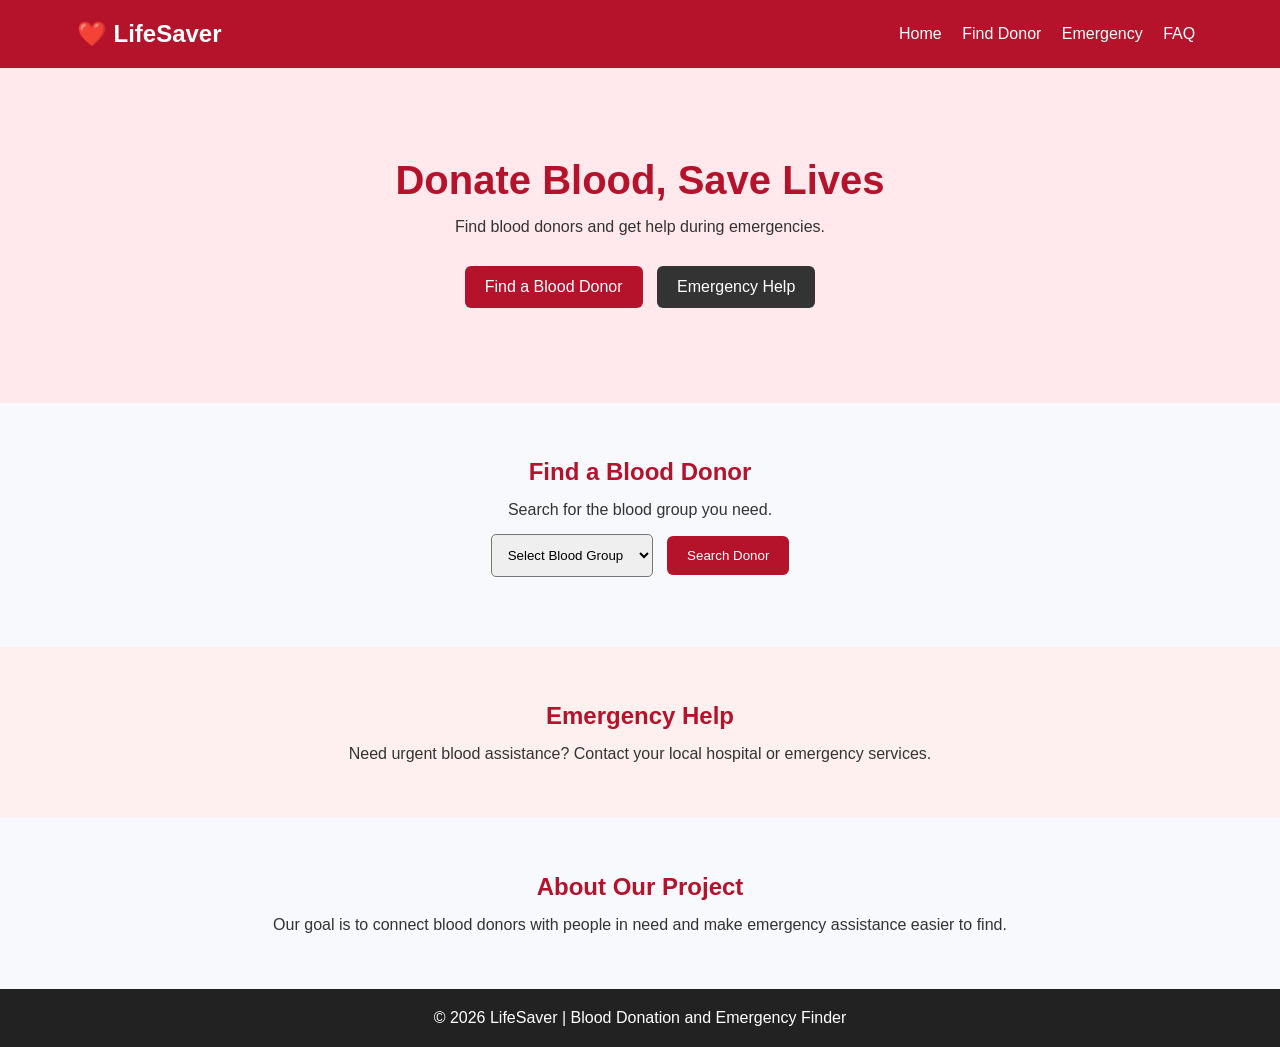
<file: Frontend/index.html>
<!DOCTYPE html>
<html lang="en">
<head>
    <meta charset="UTF-8">
    <meta name="viewport" content="width=device-width, initial-scale=1.0">
    <title>Blood Donation and Emergency Finder</title>
    <link rel="stylesheet" href="style.css">
</head>
<body>

    <header>
        <h2>❤️ LifeSaver</h2>
        <nav>
            <a href="index.html">Home</a>
            <a href="donors.html">Find Donor</a>
            <a href="emergency.html">Emergency</a>
            <a href="faq.html">FAQ</a>
        </nav>
    </header>

    <section class="hero">
        <h1>Donate Blood, Save Lives</h1>
        <p>Find blood donors and get help during emergencies.</p>
        <a class="btn" href="donors.html">Find a Blood Donor</a>
        <a class="btn emergency-btn" href="emergency.html">Emergency Help</a>
    </section>

    <section id="donors" class="section">
        <h2>Find a Blood Donor</h2>
        <p>Search for the blood group you need.</p>

        <select id="bloodGroup">
            <option value="">Select Blood Group</option>
            <option>A+</option>
            <option>A-</option>
            <option>B+</option>
            <option>B-</option>
            <option>AB+</option>
            <option>AB-</option>
            <option>O+</option>
            <option>O-</option>
        </select>

        <button onclick="searchDonor()">Search Donor</button>
        <p id="result"></p>
    </section>

    <section id="emergency" class="section emergency">
        <h2>Emergency Help</h2>
        <p>Need urgent blood assistance? Contact your local hospital
        or emergency services.</p>
    </section>

    <section id="about" class="section">
        <h2>About Our Project</h2>
        <p>Our goal is to connect blood donors with people in need
        and make emergency assistance easier to find.</p>
    </section>

    <footer>
        <p>© 2026 LifeSaver | Blood Donation and Emergency Finder</p>
    </footer>

    <script src="script.js"></script>
</body>
</html>
</file>
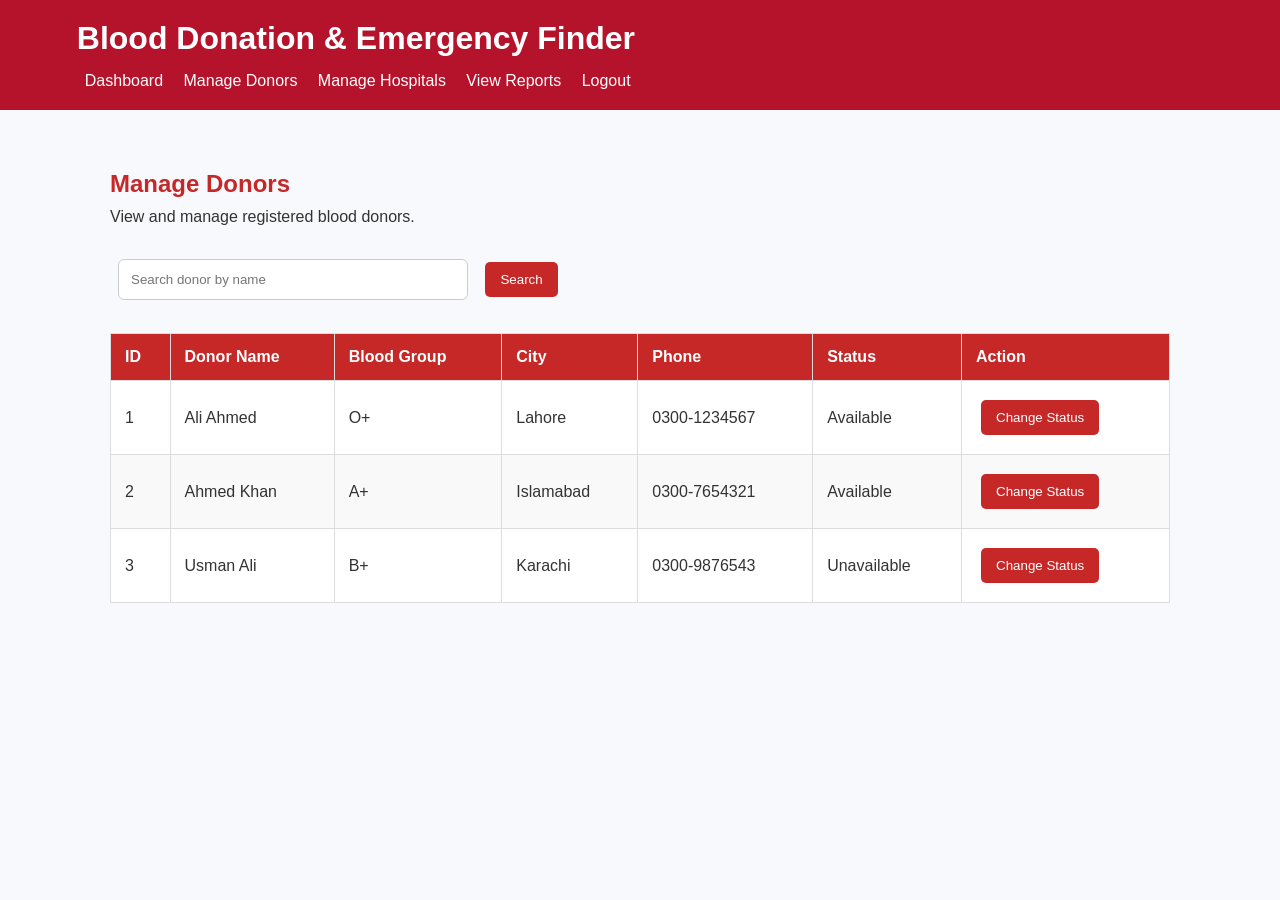
<file: Frontend/admin-donors.html>
<!DOCTYPE html>
<html lang="en">
<head>
    <meta charset="UTF-8">
    <meta name="viewport" content="width=device-width, initial-scale=1.0">
    <title>Manage Donors - Admin</title>
    <link rel="stylesheet" href="style.css">
</head>
<body>

    <header>
        <h1>Blood Donation & Emergency Finder</h1>

        <nav>
            <a href="admin.html">Dashboard</a>
            <a href="admin-donors.html">Manage Donors</a>
            <a href="admin-hospitals.html">Manage Hospitals</a>
            <a href="admin-reports.html">View Reports</a>
            <a href="login.html">Logout</a>
        </nav>
    </header>

    <section class="manage-donors-section">

        <h2>Manage Donors</h2>
        <p>View and manage registered blood donors.</p>

        <div class="donor-admin-search">
            <input type="text" id="donorSearch"
                   placeholder="Search donor by name">

            <button onclick="searchAdminDonors()">Search</button>
        </div>

        <div id="adminDonorMessage"></div>

        <div class="admin-table-container">

            <table class="admin-donor-table">

                <thead>
                    <tr>
                        <th>ID</th>
                        <th>Donor Name</th>
                        <th>Blood Group</th>
                        <th>City</th>
                        <th>Phone</th>
                        <th>Status</th>
                        <th>Action</th>
                    </tr>
                </thead>

                <tbody id="donorTableBody">

                    <tr>
                        <td>1</td>
                        <td>Ali Ahmed</td>
                        <td>O+</td>
                        <td>Lahore</td>
                        <td>0300-1234567</td>
                        <td>Available</td>
                        <td>
                            <button onclick="changeDonorStatus(this)">
                                Change Status
                            </button>
                        </td>
                    </tr>

                    <tr>
                        <td>2</td>
                        <td>Ahmed Khan</td>
                        <td>A+</td>
                        <td>Islamabad</td>
                        <td>0300-7654321</td>
                        <td>Available</td>
                        <td>
                            <button onclick="changeDonorStatus(this)">
                                Change Status
                            </button>
                        </td>
                    </tr>

                    <tr>
                        <td>3</td>
                        <td>Usman Ali</td>
                        <td>B+</td>
                        <td>Karachi</td>
                        <td>0300-9876543</td>
                        <td>Unavailable</td>
                        <td>
                            <button onclick="changeDonorStatus(this)">
                                Change Status
                            </button>
                        </td>
                    </tr>

                </tbody>

            </table>

        </div>

    </section>

    <script src="script.js"></script>

</body>
</html>
</file>
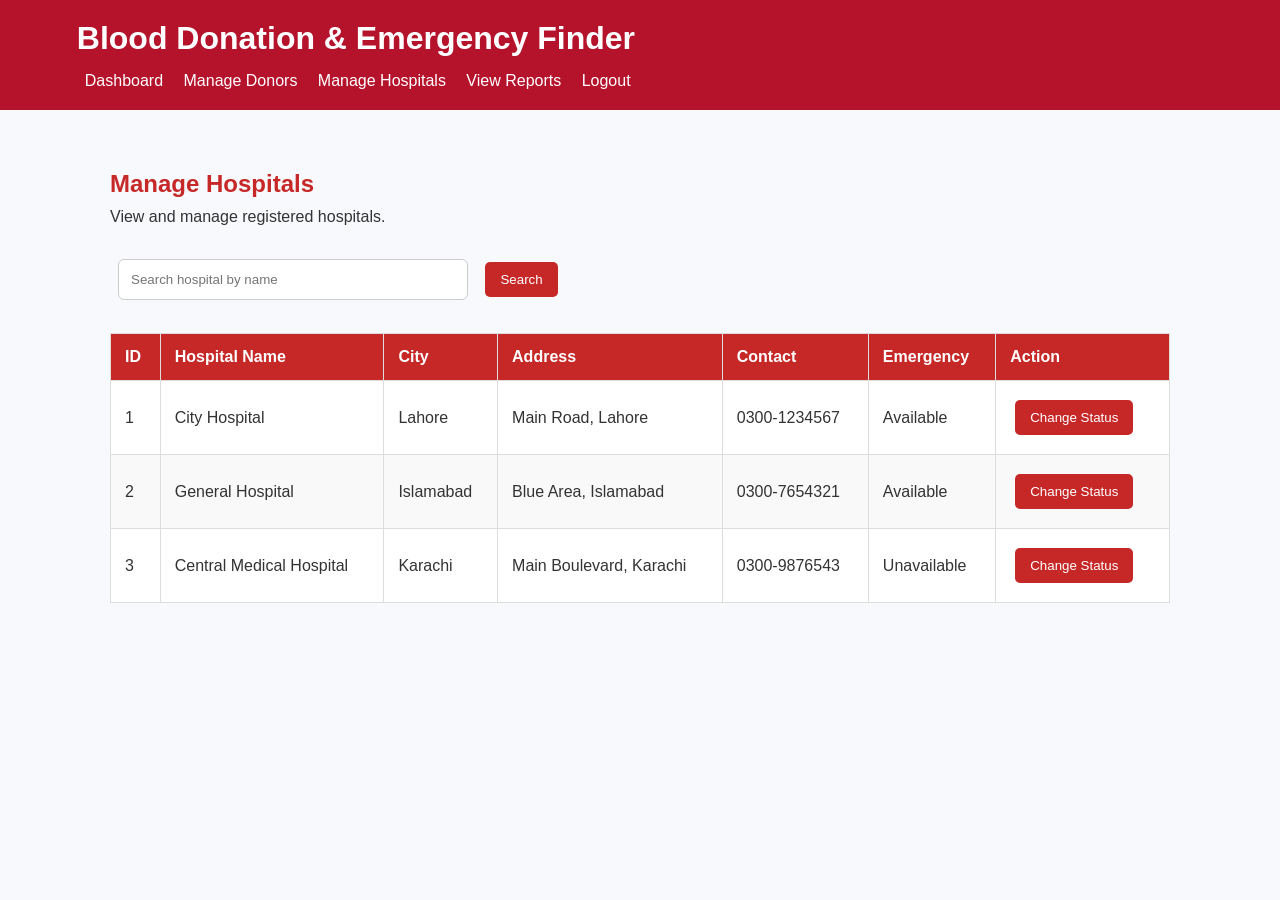
<file: Frontend/admin-hospitals.html>
<!DOCTYPE html>
<html lang="en">
<head>
    <meta charset="UTF-8">
    <meta name="viewport" content="width=device-width, initial-scale=1.0">
    <title>Manage Hospitals - Admin</title>
    <link rel="stylesheet" href="style.css">
</head>
<body>

    <header>
        <h1>Blood Donation & Emergency Finder</h1>

        <nav>
            <a href="admin.html">Dashboard</a>
            <a href="admin-donors.html">Manage Donors</a>
            <a href="admin-hospitals.html">Manage Hospitals</a>
            <a href="admin-reports.html">View Reports</a>
            <a href="login.html">Logout</a>
        </nav>
    </header>

    <section class="manage-hospitals-section">

        <h2>Manage Hospitals</h2>
        <p>View and manage registered hospitals.</p>

        <div class="hospital-admin-search">
            <input type="text" id="hospitalSearch"
                   placeholder="Search hospital by name">

            <button onclick="searchAdminHospitals()">Search</button>
        </div>

        <p id="adminHospitalMessage"></p>

        <div class="admin-table-container">

            <table class="admin-hospital-table">

                <thead>
                    <tr>
                        <th>ID</th>
                        <th>Hospital Name</th>
                        <th>City</th>
                        <th>Address</th>
                        <th>Contact</th>
                        <th>Emergency</th>
                        <th>Action</th>
                    </tr>
                </thead>

                <tbody id="hospitalTableBody">

                    <tr>
                        <td>1</td>
                        <td>City Hospital</td>
                        <td>Lahore</td>
                        <td>Main Road, Lahore</td>
                        <td>0300-1234567</td>
                        <td>Available</td>
                        <td>
                            <button onclick="changeHospitalStatus(this)">
                                Change Status
                            </button>
                        </td>
                    </tr>

                    <tr>
                        <td>2</td>
                        <td>General Hospital</td>
                        <td>Islamabad</td>
                        <td>Blue Area, Islamabad</td>
                        <td>0300-7654321</td>
                        <td>Available</td>
                        <td>
                            <button onclick="changeHospitalStatus(this)">
                                Change Status
                            </button>
                        </td>
                    </tr>

                    <tr>
                        <td>3</td>
                        <td>Central Medical Hospital</td>
                        <td>Karachi</td>
                        <td>Main Boulevard, Karachi</td>
                        <td>0300-9876543</td>
                        <td>Unavailable</td>
                        <td>
                            <button onclick="changeHospitalStatus(this)">
                                Change Status
                            </button>
                        </td>
                    </tr>

                </tbody>

            </table>

        </div>

    </section>

    <script src="script.js"></script>

</body>
</html>
</file>
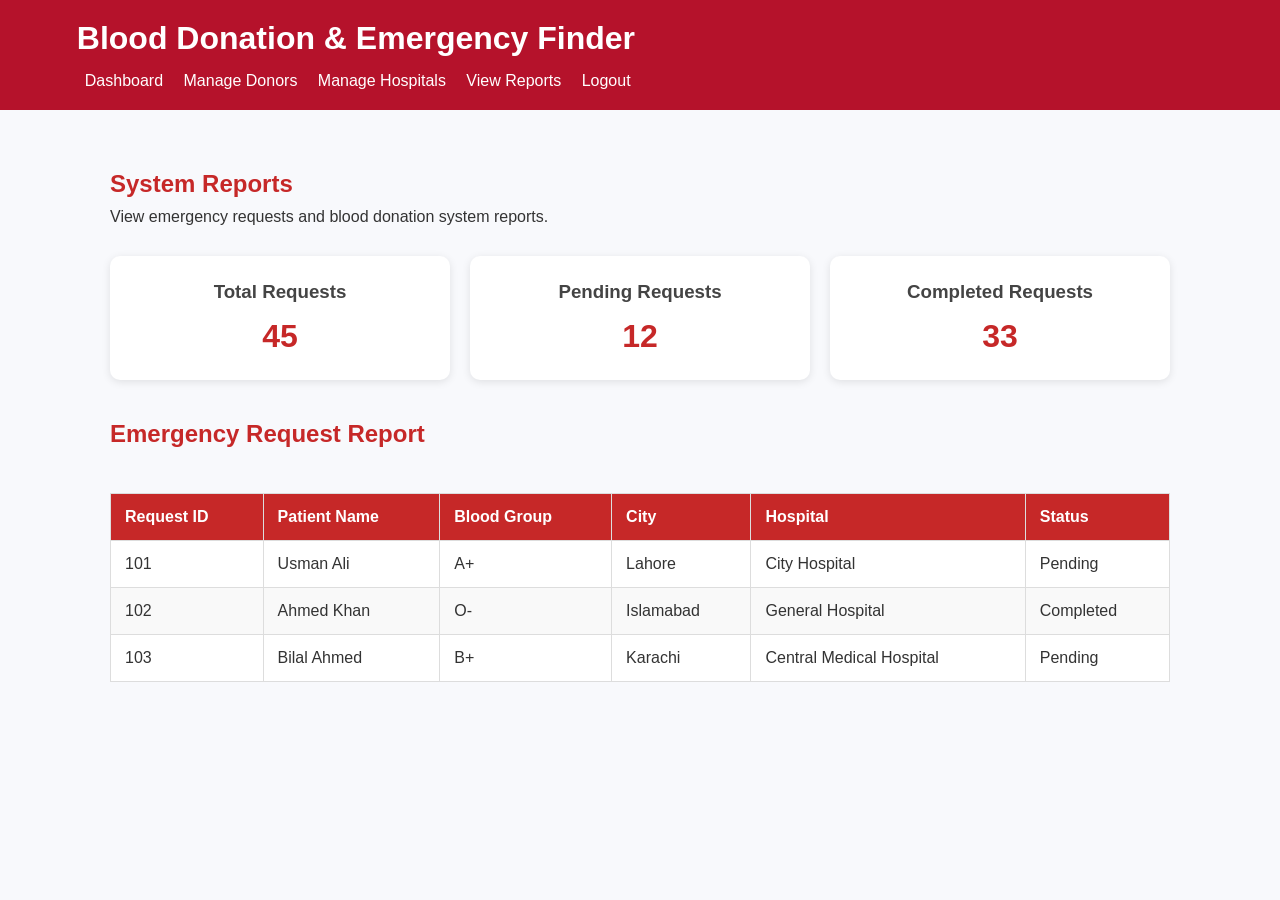
<file: Frontend/admin-reports.html>
<!DOCTYPE html>
<html lang="en">
<head>
    <meta charset="UTF-8">
    <meta name="viewport" content="width=device-width, initial-scale=1.0">
    <title>View Reports - Admin</title>
    <link rel="stylesheet" href="style.css">
</head>
<body>

    <header>
        <h1>Blood Donation & Emergency Finder</h1>

        <nav>
            <a href="admin.html">Dashboard</a>
            <a href="admin-donors.html">Manage Donors</a>
            <a href="admin-hospitals.html">Manage Hospitals</a>
            <a href="admin-reports.html">View Reports</a>
            <a href="login.html">Logout</a>
        </nav>
    </header>

    <section class="admin-reports-section">

        <h2>System Reports</h2>
        <p>View emergency requests and blood donation system reports.</p>

        <div class="report-stats">

            <div class="report-card">
                <h3>Total Requests</h3>
                <p>45</p>
            </div>

            <div class="report-card">
                <h3>Pending Requests</h3>
                <p>12</p>
            </div>

            <div class="report-card">
                <h3>Completed Requests</h3>
                <p>33</p>
            </div>

        </div>

        <h2 class="report-table-heading">Emergency Request Report</h2>

        <div class="admin-table-container">

            <table class="admin-report-table">

                <thead>
                    <tr>
                        <th>Request ID</th>
                        <th>Patient Name</th>
                        <th>Blood Group</th>
                        <th>City</th>
                        <th>Hospital</th>
                        <th>Status</th>
                    </tr>
                </thead>

                <tbody>

                    <tr>
                        <td>101</td>
                        <td>Usman Ali</td>
                        <td>A+</td>
                        <td>Lahore</td>
                        <td>City Hospital</td>
                        <td>Pending</td>
                    </tr>

                    <tr>
                        <td>102</td>
                        <td>Ahmed Khan</td>
                        <td>O-</td>
                        <td>Islamabad</td>
                        <td>General Hospital</td>
                        <td>Completed</td>
                    </tr>

                    <tr>
                        <td>103</td>
                        <td>Bilal Ahmed</td>
                        <td>B+</td>
                        <td>Karachi</td>
                        <td>Central Medical Hospital</td>
                        <td>Pending</td>
                    </tr>

                </tbody>

            </table>

        </div>

    </section>

    <script src="script.js"></script>

</body>
</html>
</file>
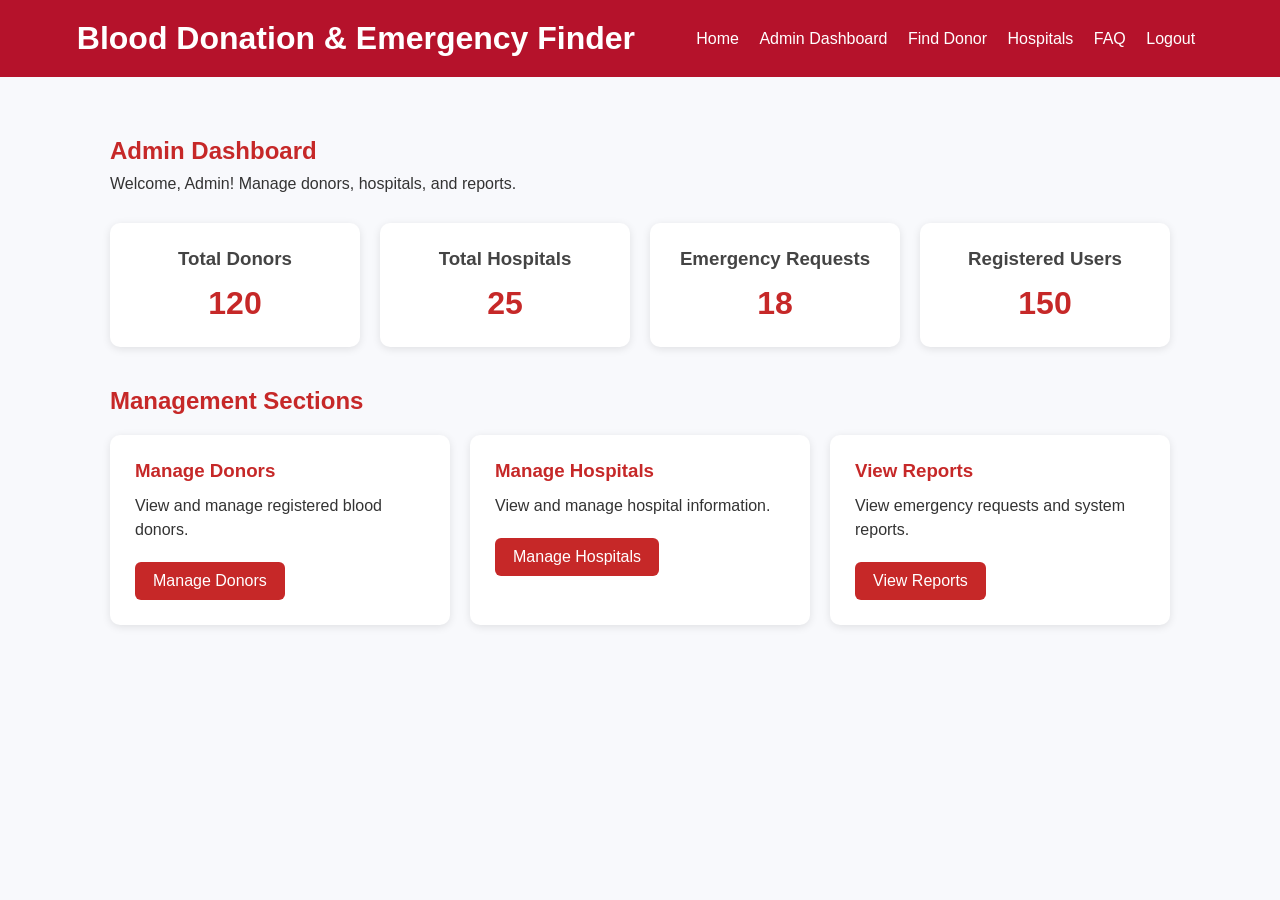
<file: Frontend/admin.html>
<!DOCTYPE html>
<html lang="en">
<head>
    <meta charset="UTF-8">
    <meta name="viewport" content="width=device-width, initial-scale=1.0">
    <title>Admin Dashboard - Blood Donation</title>
    <link rel="stylesheet" href="style.css">
</head>
<body>

    <header>
        <h1>Blood Donation & Emergency Finder</h1>

        <nav>
            <a href="index.html">Home</a>
            <a href="admin.html">Admin Dashboard</a>
            <a href="donors.html">Find Donor</a>
            <a href="hospitals.html">Hospitals</a>
            <a href="faq.html">FAQ</a>
            <a href="login.html">Logout</a>
        </nav>
    </header>

    <section class="admin-section">

        <h2>Admin Dashboard</h2>
        <p>Welcome, Admin! Manage donors, hospitals, and reports.</p>

        <div class="admin-stats">

            <div class="admin-card">
                <h3>Total Donors</h3>
                <p class="admin-number">120</p>
            </div>

            <div class="admin-card">
                <h3>Total Hospitals</h3>
                <p class="admin-number">25</p>
            </div>

            <div class="admin-card">
                <h3>Emergency Requests</h3>
                <p class="admin-number">18</p>
            </div>

            <div class="admin-card">
                <h3>Registered Users</h3>
                <p class="admin-number">150</p>
            </div>

        </div>

        <h2 class="admin-management-heading">Management Sections</h2>

        <div class="admin-management">

            <div class="management-card">
                <h3>Manage Donors</h3>
                <p>View and manage registered blood donors.</p>
                <a href="admin-donors.html">Manage Donors</a>
            </div>

            <div class="management-card">
                <h3>Manage Hospitals</h3>
                <p>View and manage hospital information.</p>
                <a href="admin-hospitals.html">Manage Hospitals</a>
            </div>

            <div class="management-card">
                <h3>View Reports</h3>
                <p>View emergency requests and system reports.</p>
                <a href="admin-reports.html">View Reports</a>
            </div>

        </div>

    </section>

    <script src="script.js"></script>

</body>
</html>
</file>
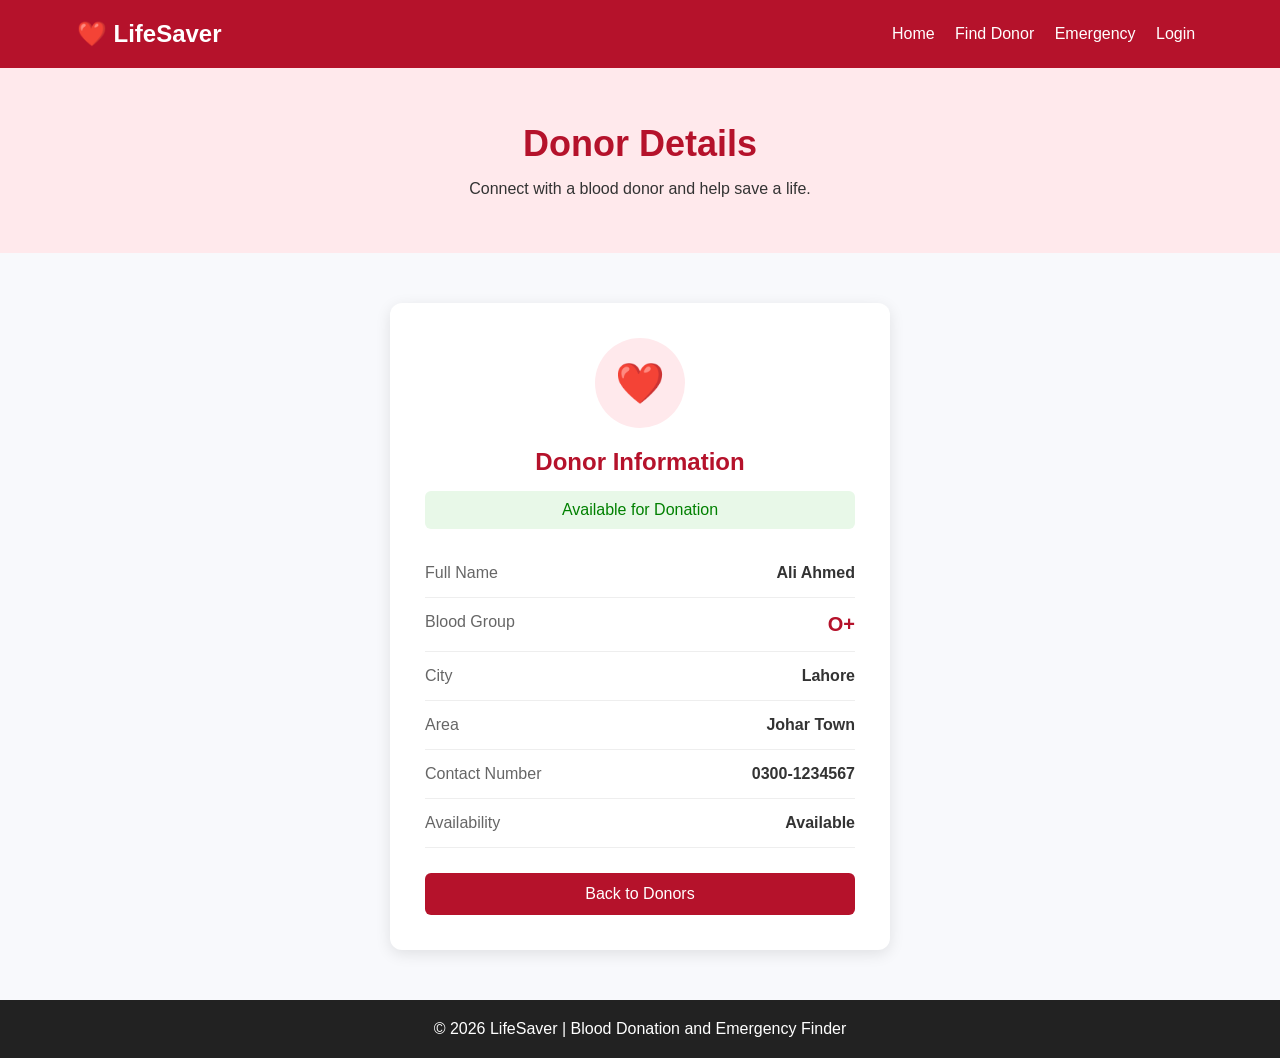
<file: Frontend/donor-details.html>
<!DOCTYPE html>
<html lang="en">

<head>
    <meta charset="UTF-8">
    <meta name="viewport" content="width=device-width, initial-scale=1.0">

    <title>Donor Details - LifeSaver</title>

    <link rel="stylesheet" href="style.css">
</head>

<body>

    <header>
        <h2>❤️ LifeSaver</h2>

        <nav>
            <a href="index.html">Home</a>
            <a href="donors.html">Find Donor</a>
            <a href="emergency.html">Emergency</a>
            <a href="login.html">Login</a>
        </nav>
    </header>

    <section class="details-hero">

        <h1>Donor Details</h1>

        <p>Connect with a blood donor and help save a life.</p>

    </section>

    <section class="donor-details-section">

        <div class="donor-profile-card">

            <div class="donor-avatar">
                ❤️
            </div>

            <h2>Donor Information</h2>

            <p class="donor-status">
                Available for Donation
            </p>

            <div class="donor-detail-row">
                <span>Full Name</span>
                <strong>Ali Ahmed</strong>
            </div>

            <div class="donor-detail-row">
                <span>Blood Group</span>
                <strong class="blood-group">O+</strong>
            </div>

            <div class="donor-detail-row">
                <span>City</span>
                <strong>Lahore</strong>
            </div>

            <div class="donor-detail-row">
                <span>Area</span>
                <strong>Johar Town</strong>
            </div>

            <div class="donor-detail-row">
                <span>Contact Number</span>
                <strong>0300-1234567</strong>
            </div>

            <div class="donor-detail-row">
                <span>Availability</span>
                <strong>Available</strong>
            </div>

            <a href="donors.html" class="details-back-btn">
                Back to Donors
            </a>

        </div>

    </section>

    <footer>
        <p>
            © 2026 LifeSaver | Blood Donation and Emergency Finder
        </p>
    </footer>

</body>

</html>
</file>
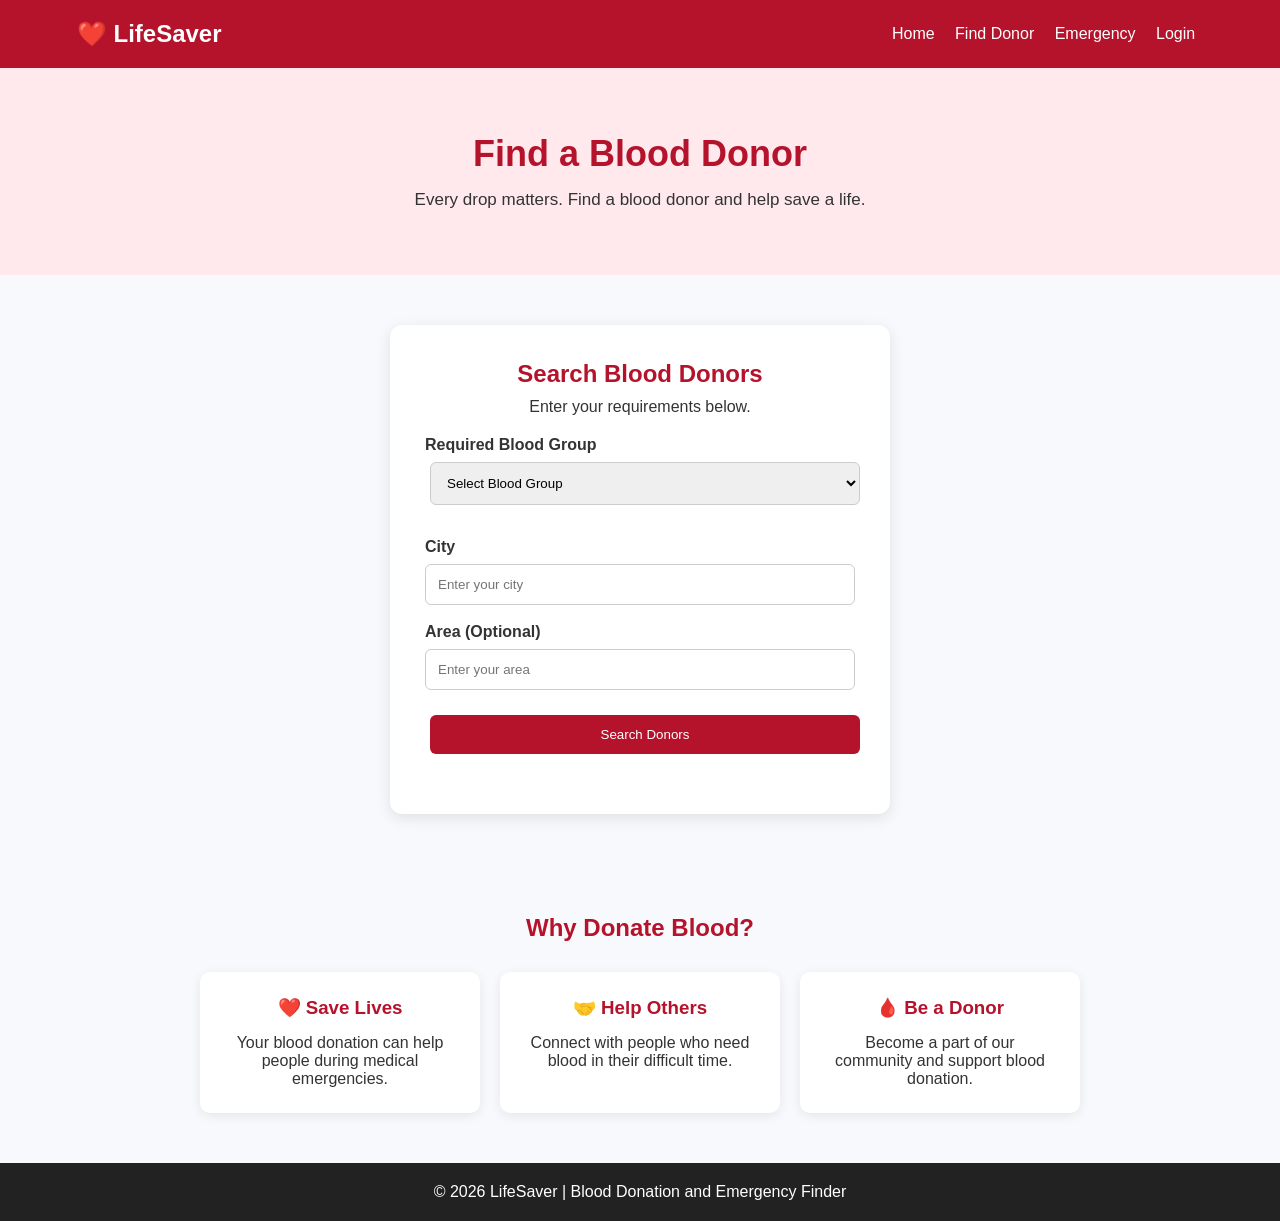
<file: Frontend/donors.html>
<!DOCTYPE html>
<html lang="en">

<head>
    <meta charset="UTF-8">
    <meta name="viewport" content="width=device-width, initial-scale=1.0">

    <title>Find Blood Donor - LifeSaver</title>

    <link rel="stylesheet" href="style.css">
</head>

<body>

    <header>
        <h2>❤️ LifeSaver</h2>

        <nav>
            <a href="index.html">Home</a>
            <a href="donors.html">Find Donor</a>
            <a href="emergency.html">Emergency</a>
            <a href="login.html">Login</a>
        </nav>
    </header>

    <section class="donor-hero">

        <h1>Find a Blood Donor</h1>

        <p>
            Every drop matters. Find a blood donor
            and help save a life.
        </p>

    </section>

    <section class="donor-search-section">

        <div class="donor-search-box">

            <h2>Search Blood Donors</h2>

            <p>Enter your requirements below.</p>

            <form id="donorSearchForm">

                <label>Required Blood Group</label>

                <select id="donorBloodGroup" required>
                    <option value="">Select Blood Group</option>
                    <option>A+</option>
                    <option>A-</option>
                    <option>B+</option>
                    <option>B-</option>
                    <option>AB+</option>
                    <option>AB-</option>
                    <option>O+</option>
                    <option>O-</option>
                </select>

                <label>City</label>

                <input
                    type="text"
                    id="donorCity"
                    placeholder="Enter your city"
                    required
                >

                <label>Area (Optional)</label>

                <input
                    type="text"
                    id="donorArea"
                    placeholder="Enter your area"
                >

                <button type="submit">
                    Search Donors
                </button>

            </form>

            <p id="donorSearchMessage"></p>

        </div>

    </section>

    <section class="donor-info-section">

        <h2>Why Donate Blood?</h2>

        <div class="donor-info-cards">

            <div class="donor-info-card">
                <h3>❤️ Save Lives</h3>
                <p>
                    Your blood donation can help people
                    during medical emergencies.
                </p>
            </div>

            <div class="donor-info-card">
                <h3>🤝 Help Others</h3>
                <p>
                    Connect with people who need
                    blood in their difficult time.
                </p>
            </div>

            <div class="donor-info-card">
                <h3>🩸 Be a Donor</h3>
                <p>
                    Become a part of our community
                    and support blood donation.
                </p>
            </div>

        </div>

    </section>

    <footer>
        <p>
            © 2026 LifeSaver | Blood Donation and Emergency Finder
        </p>
    </footer>

    <script src="script.js"></script>

</body>

</html>
</file>
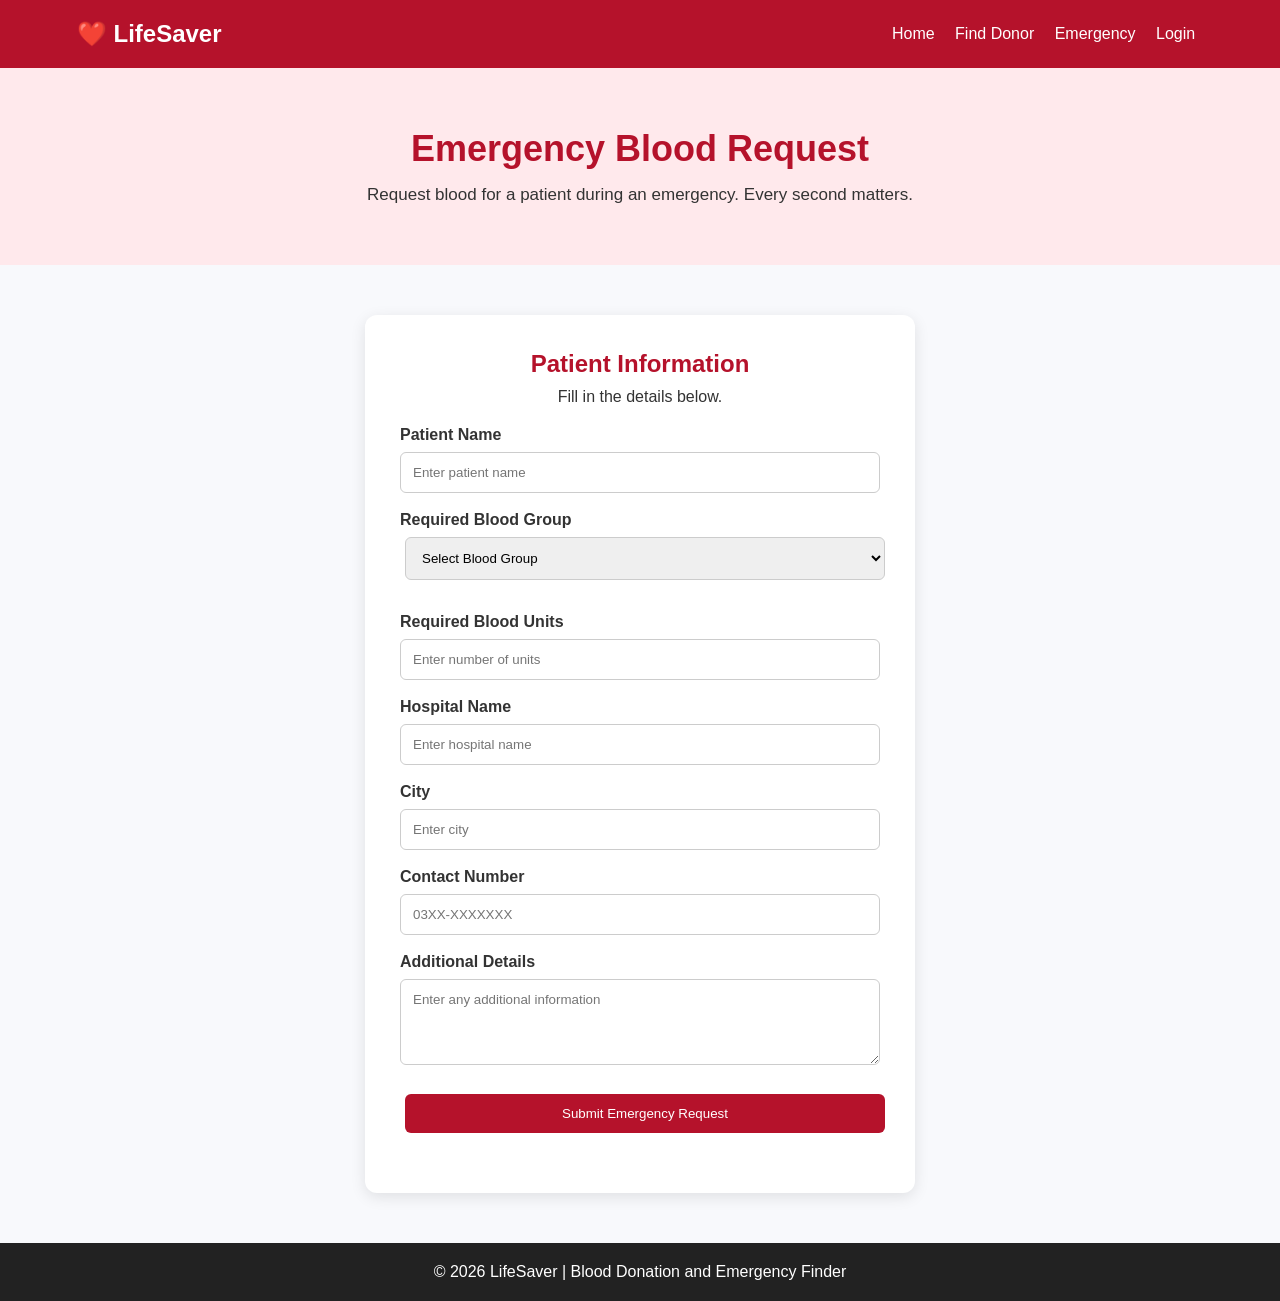
<file: Frontend/emergency.html>
<!DOCTYPE html>
<html lang="en">

<head>
    <meta charset="UTF-8">
    <meta name="viewport" content="width=device-width, initial-scale=1.0">

    <title>Emergency Blood Request - LifeSaver</title>

    <link rel="stylesheet" href="style.css">
</head>

<body>

    <header>
        <h2>❤️ LifeSaver</h2>

        <nav>
            <a href="index.html">Home</a>
            <a href="donors.html">Find Donor</a>
            <a href="emergency.html">Emergency</a>
            <a href="login.html">Login</a>
        </nav>
    </header>

    <section class="emergency-hero">

        <h1>Emergency Blood Request</h1>

        <p>
            Request blood for a patient during an emergency.
            Every second matters.
        </p>

    </section>

    <section class="emergency-form-section">

        <div class="emergency-form-box">

            <h2>Patient Information</h2>

            <p>Fill in the details below.</p>

            <form id="emergencyForm">

                <label>Patient Name</label>

                <input
                    type="text"
                    placeholder="Enter patient name"
                    required
                >

                <label>Required Blood Group</label>

                <select required>
                    <option value="">Select Blood Group</option>
                    <option>A+</option>
                    <option>A-</option>
                    <option>B+</option>
                    <option>B-</option>
                    <option>AB+</option>
                    <option>AB-</option>
                    <option>O+</option>
                    <option>O-</option>
                </select>

                <label>Required Blood Units</label>

                <input
                    type="number"
                    min="1"
                    max="20"
                    placeholder="Enter number of units"
                    required
                >

                <label>Hospital Name</label>

                <input
                    type="text"
                    placeholder="Enter hospital name"
                    required
                >

                <label>City</label>

                <input
                    type="text"
                    placeholder="Enter city"
                    required
                >

                <label>Contact Number</label>

                <input
                    type="tel"
                    placeholder="03XX-XXXXXXX"
                    required
                >

                <label>Additional Details</label>

                <textarea
                    rows="4"
                    placeholder="Enter any additional information"
                ></textarea>

                <button type="submit">
                    Submit Emergency Request
                </button>

            </form>

            <p id="emergencyMessage"></p>

        </div>

    </section>

    <footer>
        <p>
            © 2026 LifeSaver | Blood Donation and Emergency Finder
        </p>
    </footer>

    <script src="script.js"></script>

</body>

</html>
</file>
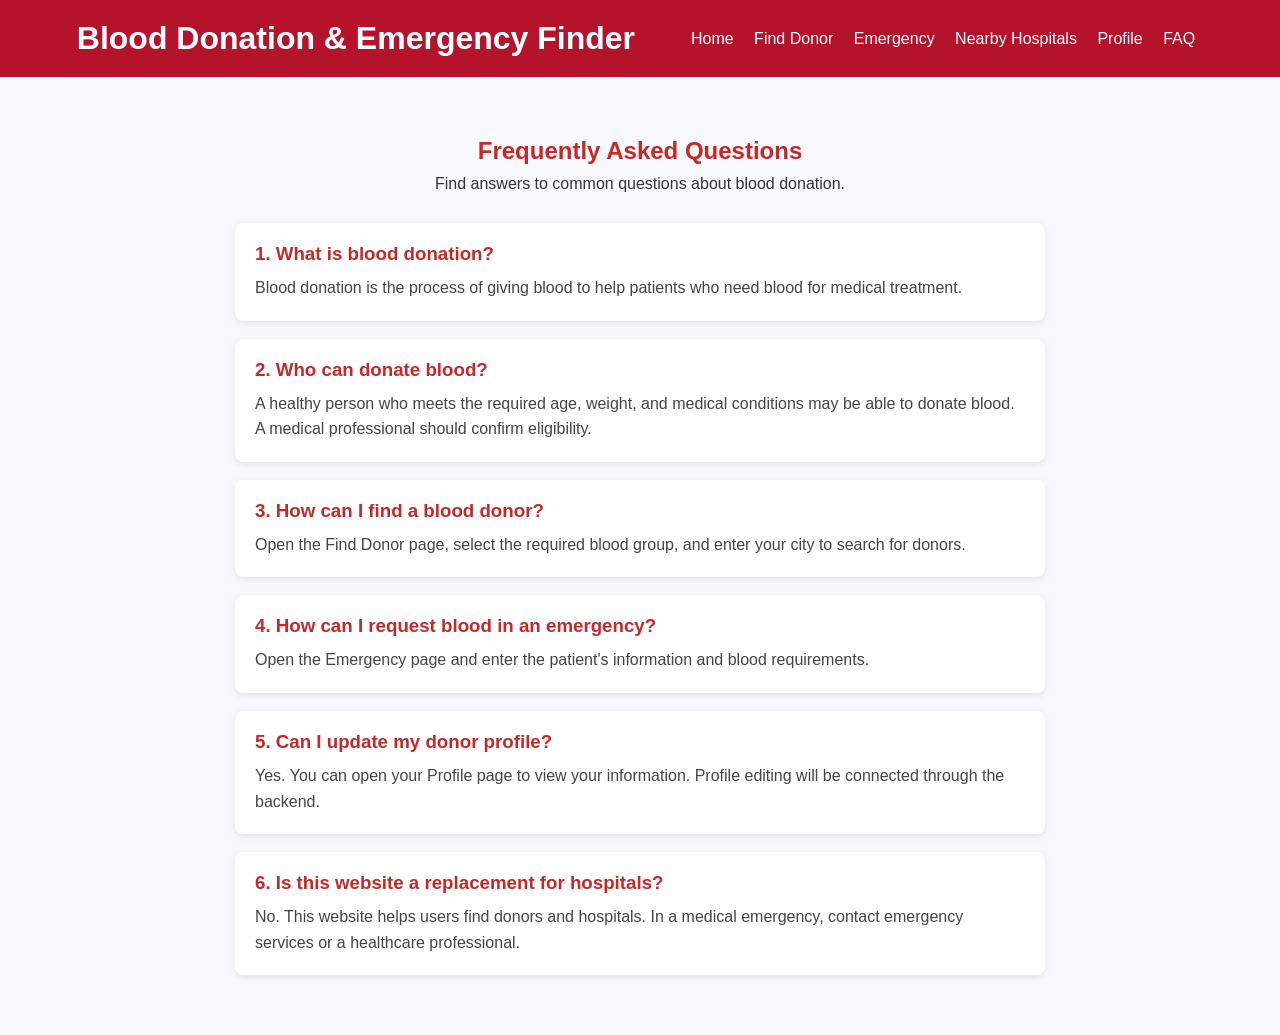
<file: Frontend/faq.html>
<!DOCTYPE html>
<html lang="en">
<head>
    <meta charset="UTF-8">
    <meta name="viewport" content="width=device-width, initial-scale=1.0">
    <title>FAQ - Blood Donation</title>
    <link rel="stylesheet" href="style.css">
</head>
<body>

    <header>
        <h1>Blood Donation & Emergency Finder</h1>

        <nav>
            <a href="index.html">Home</a>
            <a href="donors.html">Find Donor</a>
            <a href="emergency.html">Emergency</a>
            <a href="hospitals.html">Nearby Hospitals</a>
            <a href="profile.html">Profile</a>
            <a href="faq.html">FAQ</a>
        </nav>
    </header>

    <section class="faq-section">

        <h2>Frequently Asked Questions</h2>
        <p>Find answers to common questions about blood donation.</p>

        <div class="faq-container">

            <div class="faq-item">
                <h3>1. What is blood donation?</h3>
                <p>
                    Blood donation is the process of giving blood to help
                    patients who need blood for medical treatment.
                </p>
            </div>

            <div class="faq-item">
                <h3>2. Who can donate blood?</h3>
                <p>
                    A healthy person who meets the required age, weight,
                    and medical conditions may be able to donate blood.
                    A medical professional should confirm eligibility.
                </p>
            </div>

            <div class="faq-item">
                <h3>3. How can I find a blood donor?</h3>
                <p>
                    Open the Find Donor page, select the required blood
                    group, and enter your city to search for donors.
                </p>
            </div>

            <div class="faq-item">
                <h3>4. How can I request blood in an emergency?</h3>
                <p>
                    Open the Emergency page and enter the patient's
                    information and blood requirements.
                </p>
            </div>

            <div class="faq-item">
                <h3>5. Can I update my donor profile?</h3>
                <p>
                    Yes. You can open your Profile page to view your
                    information. Profile editing will be connected
                    through the backend.
                </p>
            </div>

            <div class="faq-item">
                <h3>6. Is this website a replacement for hospitals?</h3>
                <p>
                    No. This website helps users find donors and
                    hospitals. In a medical emergency, contact
                    emergency services or a healthcare professional.
                </p>
            </div>

        </div>

    </section>

    <script src="script.js"></script>

</body>
</html>
</file>
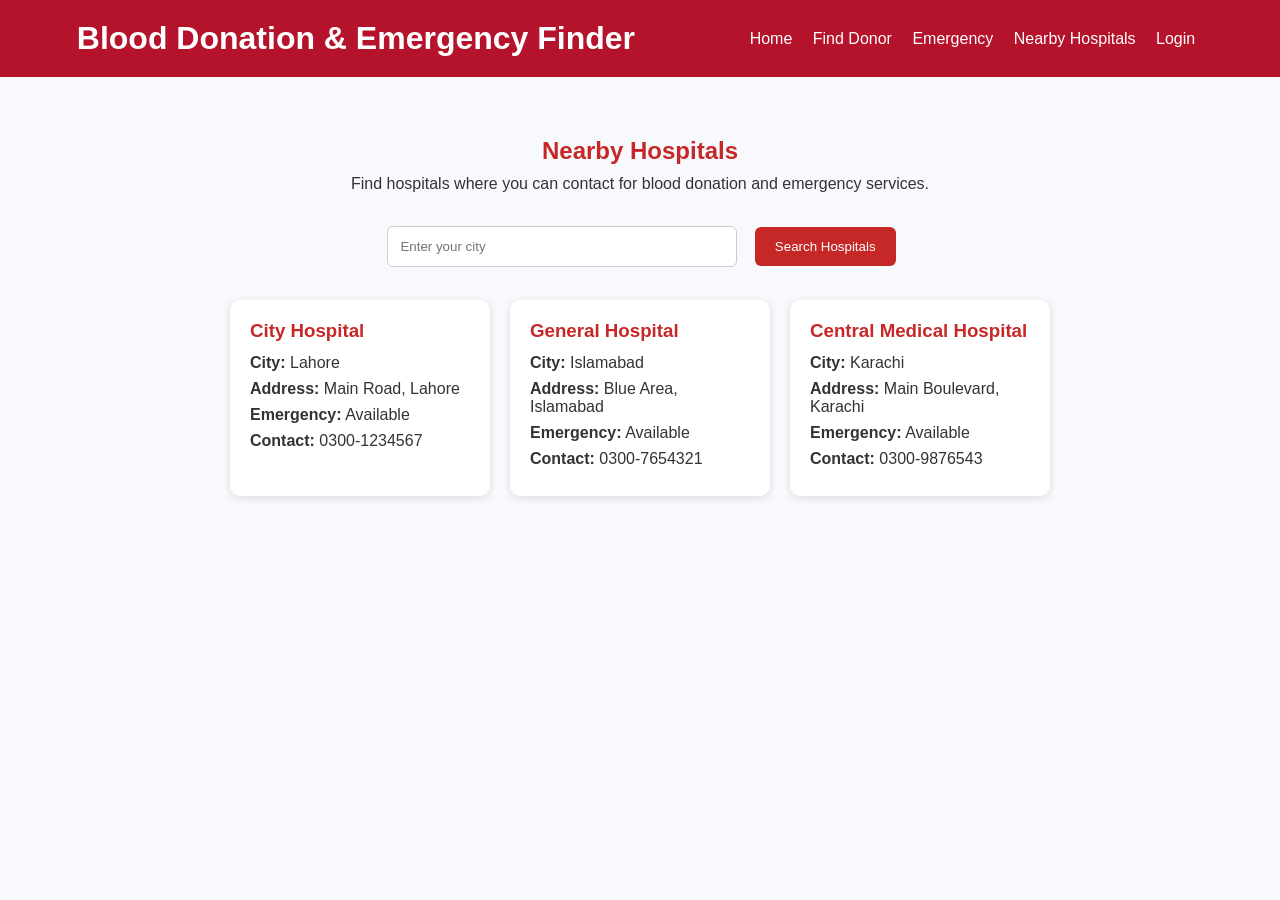
<file: Frontend/hospitals.html>
<!DOCTYPE html>
<html lang="en">
<head>
    <meta charset="UTF-8">
    <meta name="viewport" content="width=device-width, initial-scale=1.0">
    <title>Nearby Hospitals - Blood Donation</title>
    <link rel="stylesheet" href="style.css">
</head>
<body>

    <header>
        <h1>Blood Donation & Emergency Finder</h1>

        <nav>
            <a href="index.html">Home</a>
            <a href="donors.html">Find Donor</a>
            <a href="emergency.html">Emergency</a>
            <a href="hospitals.html">Nearby Hospitals</a>
            <a href="login.html">Login</a>
        </nav>
    </header>

    <section class="hospital-section">
        <h2>Nearby Hospitals</h2>
        <p>Find hospitals where you can contact for blood donation and emergency services.</p>

        <div class="hospital-search">
            <input type="text" id="hospitalCity"
                   placeholder="Enter your city">

            <button onclick="searchHospitals()">Search Hospitals</button>
        </div>

        <div id="hospitalMessage"></div>

        <div class="hospital-container">

            <div class="hospital-card">
                <h3>City Hospital</h3>
                <p><strong>City:</strong> Lahore</p>
                <p><strong>Address:</strong> Main Road, Lahore</p>
                <p><strong>Emergency:</strong> Available</p>
                <p><strong>Contact:</strong> 0300-1234567</p>
            </div>

            <div class="hospital-card">
                <h3>General Hospital</h3>
                <p><strong>City:</strong> Islamabad</p>
                <p><strong>Address:</strong> Blue Area, Islamabad</p>
                <p><strong>Emergency:</strong> Available</p>
                <p><strong>Contact:</strong> 0300-7654321</p>
            </div>

            <div class="hospital-card">
                <h3>Central Medical Hospital</h3>
                <p><strong>City:</strong> Karachi</p>
                <p><strong>Address:</strong> Main Boulevard, Karachi</p>
                <p><strong>Emergency:</strong> Available</p>
                <p><strong>Contact:</strong> 0300-9876543</p>
            </div>

        </div>
    </section>

    <script src="script.js"></script>

</body>
</html>
</file>
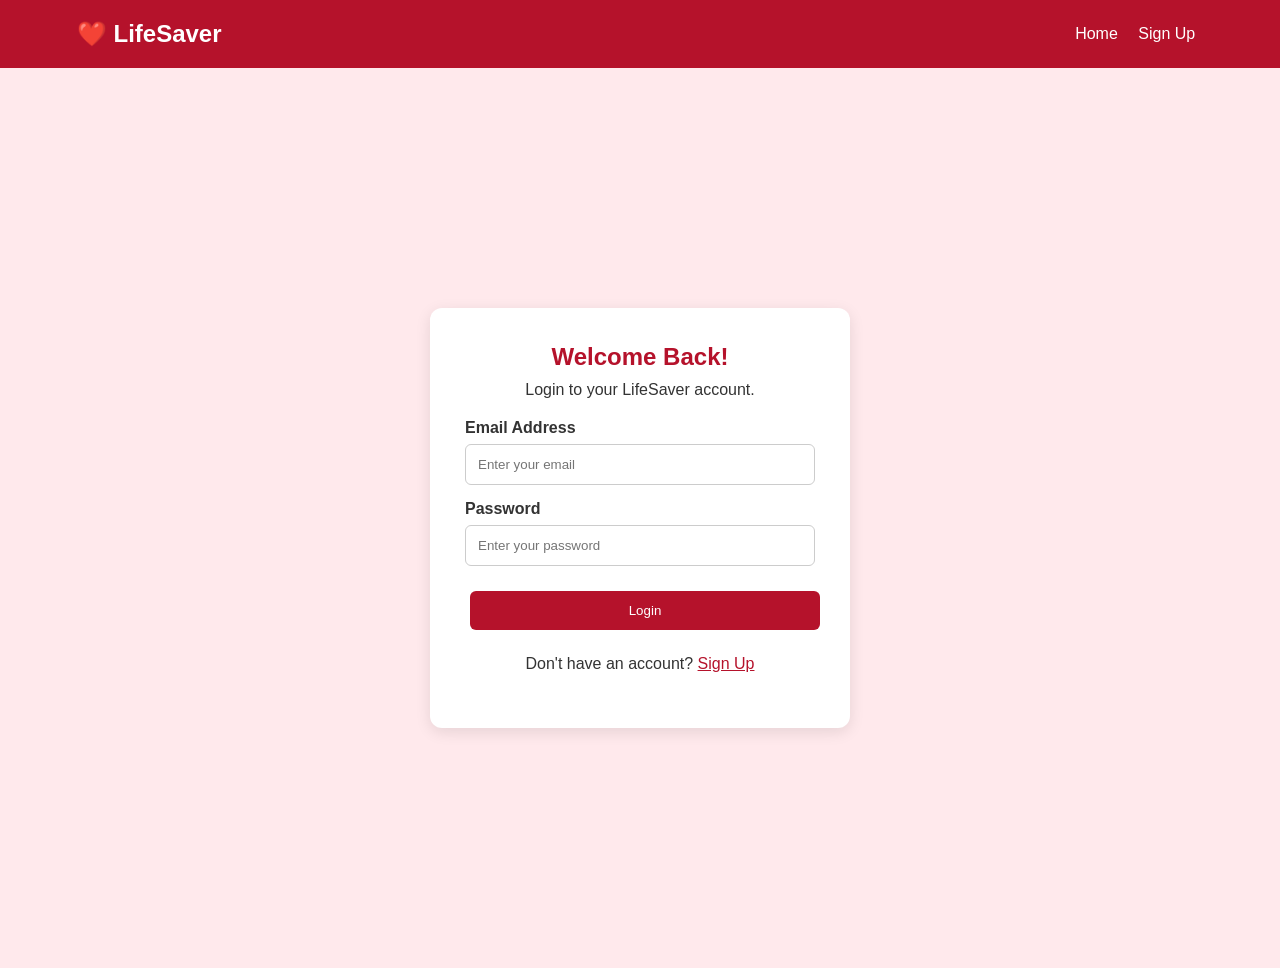
<file: Frontend/login.html>
<!DOCTYPE html>
<html lang="en">

<head>
    <meta charset="UTF-8">
    <meta name="viewport" content="width=device-width, initial-scale=1.0">

    <title>Login - LifeSaver</title>

    <link rel="stylesheet" href="style.css">
</head>

<body>

    <header>
        <h2>❤️ LifeSaver</h2>

        <nav>
            <a href="index.html">Home</a>
            <a href="signup.html">Sign Up</a>
        </nav>
    </header>

    <section class="login-section">

        <div class="login-box">

            <h1>Welcome Back!</h1>

            <p>Login to your LifeSaver account.</p>

            <form id="loginForm">

                <label>Email Address</label>

                <input
                    type="email"
                    placeholder="Enter your email"
                    required
                >

                <label>Password</label>

                <input
                    type="password"
                    placeholder="Enter your password"
                    required
                >

                <button type="submit">
                    Login
                </button>

            </form>

            <p class="signup-text">
                Don't have an account?
                <a href="signup.html">Sign Up</a>
            </p>

        </div>

    </section>

</body>

</html>
</file>
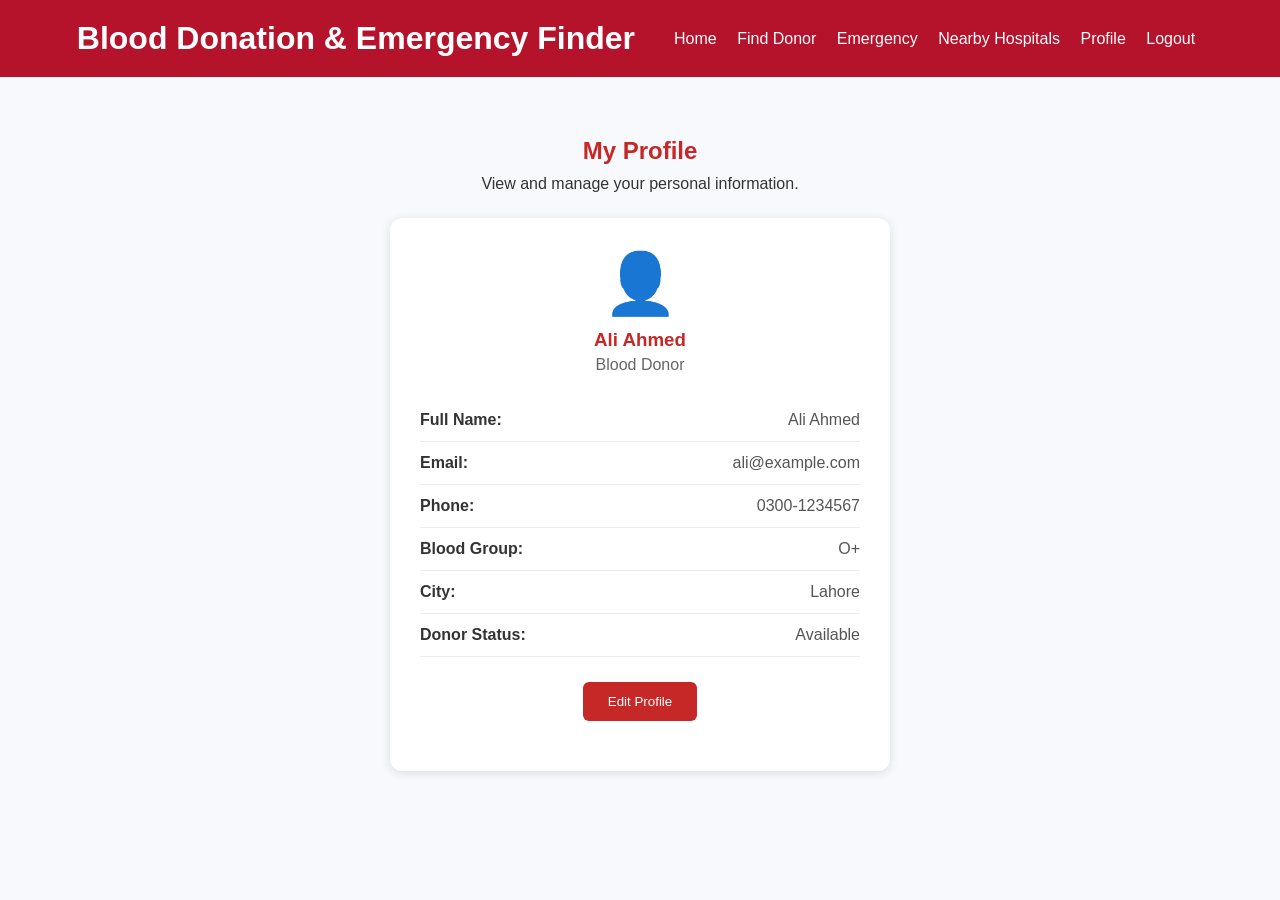
<file: Frontend/profile.html>
<!DOCTYPE html>
<html lang="en">
<head>
    <meta charset="UTF-8">
    <meta name="viewport" content="width=device-width, initial-scale=1.0">
    <title>My Profile - Blood Donation</title>
    <link rel="stylesheet" href="style.css">
</head>
<body>

    <header>
        <h1>Blood Donation & Emergency Finder</h1>

        <nav>
            <a href="index.html">Home</a>
            <a href="donors.html">Find Donor</a>
            <a href="emergency.html">Emergency</a>
            <a href="hospitals.html">Nearby Hospitals</a>
            <a href="profile.html">Profile</a>
            <a href="login.html">Logout</a>
        </nav>
    </header>

    <section class="profile-section">

        <h2>My Profile</h2>
        <p>View and manage your personal information.</p>

        <div class="profile-card">

            <div class="profile-icon">👤</div>

            <h3>Ali Ahmed</h3>
            <p class="profile-role">Blood Donor</p>

            <div class="profile-details">

                <div class="profile-item">
                    <strong>Full Name:</strong>
                    <span>Ali Ahmed</span>
                </div>

                <div class="profile-item">
                    <strong>Email:</strong>
                    <span>ali@example.com</span>
                </div>

                <div class="profile-item">
                    <strong>Phone:</strong>
                    <span>0300-1234567</span>
                </div>

                <div class="profile-item">
                    <strong>Blood Group:</strong>
                    <span>O+</span>
                </div>

                <div class="profile-item">
                    <strong>City:</strong>
                    <span>Lahore</span>
                </div>

                <div class="profile-item">
                    <strong>Donor Status:</strong>
                    <span>Available</span>
                </div>

            </div>

            <button onclick="editProfile()">Edit Profile</button>

            <p id="profileMessage"></p>

        </div>

    </section>

    <script src="script.js"></script>

</body>
</html>
</file>
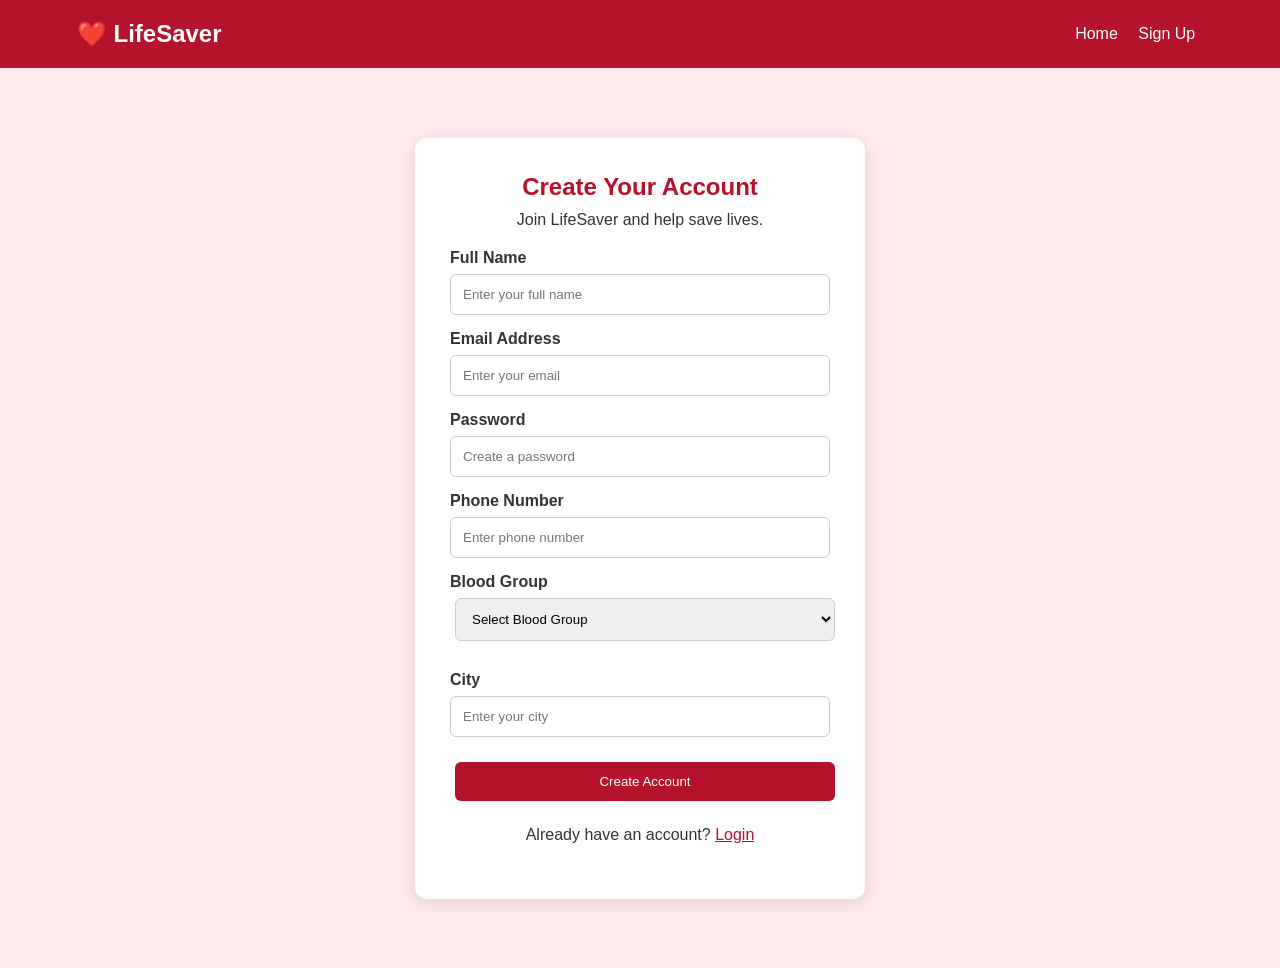
<file: Frontend/signup.html>
<!DOCTYPE html>
<html lang="en">
<head>
    <meta charset="UTF-8">
    <meta name="viewport" content="width=device-width, initial-scale=1.0">

    <title>Sign Up - LifeSaver</title>

    <link rel="stylesheet" href="style.css">
</head>

<body>

    <header>
        <h2>❤️ LifeSaver</h2>

        <nav>
            <a href="index.html">Home</a>
            <a href="signup.html">Sign Up</a>
        </nav>
    </header>

    <section class="signup-section">

        <div class="signup-box">

            <h1>Create Your Account</h1>

            <p>Join LifeSaver and help save lives.</p>

            <form id="signupForm">

                <label>Full Name</label>
                <input type="text"
                       placeholder="Enter your full name"
                       required>

                <label>Email Address</label>
                <input type="email"
                       placeholder="Enter your email"
                       required>

                <label>Password</label>
                <input type="password"
                       placeholder="Create a password"
                       required>

                <label>Phone Number</label>
                <input type="tel"
                       placeholder="Enter phone number"
                       required>

                <label>Blood Group</label>
                <select required>
                    <option value="">Select Blood Group</option>
                    <option>A+</option>
                    <option>A-</option>
                    <option>B+</option>
                    <option>B-</option>
                    <option>AB+</option>
                    <option>AB-</option>
                    <option>O+</option>
                    <option>O-</option>
                </select>

                <label>City</label>
                <input type="text"
                       placeholder="Enter your city"
                       required>

                <button type="submit">
                    Create Account
                </button>

            </form>

            <p class="login-text">
                Already have an account?
                <a href="login.html">Login</a>
            </p>

        </div>

    </section>

</body>
</html>
</file>
<file: Frontend/style.css>
* {
    margin: 0;
    padding: 0;
    box-sizing: border-box;
}

body {
    font-family: Arial, sans-serif;
    background: #f8f9fc;
    color: #333;
}

header {
    background: #b5122b;
    color: white;
    padding: 20px 6%;
    display: flex;
    justify-content: space-between;
    align-items: center;
    flex-wrap: wrap;
    gap: 15px;
}

nav a {
    color: white;
    text-decoration: none;
    margin: 8px;
}

.hero {
    text-align: center;
    padding: 90px 20px;
    background: #ffe9ec;
}

.hero h1 {
    color: #b5122b;
    font-size: 40px;
    margin-bottom: 15px;
}

.hero p {
    margin-bottom: 25px;
}

.btn, button {
    display: inline-block;
    background: #b5122b;
    color: white;
    padding: 12px 20px;
    border: none;
    border-radius: 6px;
    text-decoration: none;
    cursor: pointer;
    margin: 5px;
}

.emergency-btn {
    background: #333;
}

.section {
    text-align: center;
    padding: 55px 20px;
}

.section h2 {
    color: #b5122b;
    margin-bottom: 15px;
}

select {
    padding: 12px;
    margin: 15px 5px;
    border-radius: 5px;
}

.emergency {
    background: #fff0f0;
}

footer {
    text-align: center;
    padding: 20px;
    background: #222;
    color: white;
}

.signup-section {
    min-height: 100vh;
    display: flex;
    justify-content: center;
    align-items: center;
    padding: 40px 20px;
    background: #ffe9ec;
}

.signup-box {
    width: 100%;
    max-width: 450px;
    background: white;
    padding: 35px;
    border-radius: 12px;
    box-shadow: 0 4px 15px rgba(0, 0, 0, 0.1);
}

.signup-box h1 {
    text-align: center;
    color: #b5122b;
    margin-bottom: 10px;
}

.signup-box p {
    text-align: center;
    margin-bottom: 20px;
}

.signup-box label {
    display: block;
    margin-top: 15px;
    font-weight: bold;
}

.signup-box input,
.signup-box select {
    width: 100%;
    padding: 12px;
    margin-top: 7px;
    border: 1px solid #ccc;
    border-radius: 6px;
}

.signup-box button {
    width: 100%;
    margin-top: 25px;
}

.login-text {
    margin-top: 20px;
}

.login-text a {
    color: #b5122b;
}

.login-section {
    min-height: 100vh;
    display: flex;
    justify-content: center;
    align-items: center;
    padding: 40px 20px;
    background: #ffe9ec;
}

.login-box {
    width: 100%;
    max-width: 420px;
    background: white;
    padding: 35px;
    border-radius: 12px;
    box-shadow: 0 4px 15px rgba(0, 0, 0, 0.1);
}

.login-box h1 {
    text-align: center;
    color: #b5122b;
    margin-bottom: 10px;
}

.login-box p {
    text-align: center;
    margin-bottom: 20px;
}

.login-box label {
    display: block;
    margin-top: 15px;
    font-weight: bold;
}

.login-box input {
    width: 100%;
    padding: 12px;
    margin-top: 7px;
    border: 1px solid #ccc;
    border-radius: 6px;
}

.login-box button {
    width: 100%;
    margin-top: 25px;
}

.signup-text {
    margin-top: 20px;
}

.signup-text a {
    color: #b5122b;
}

/* Find Donor Page */

.donor-hero {
    text-align: center;
    padding: 65px 20px;
    background: #ffe9ec;
}

.donor-hero h1 {
    color: #b5122b;
    font-size: 36px;
    margin-bottom: 15px;
}

.donor-hero p {
    font-size: 17px;
}

.donor-search-section {
    display: flex;
    justify-content: center;
    padding: 50px 20px;
    background: #f8f9fc;
}

.donor-search-box {
    width: 100%;
    max-width: 500px;
    background: white;
    padding: 35px;
    border-radius: 12px;
    box-shadow: 0 4px 15px rgba(0, 0, 0, 0.1);
}

.donor-search-box h2 {
    text-align: center;
    color: #b5122b;
    margin-bottom: 10px;
}

.donor-search-box p {
    text-align: center;
    margin-bottom: 20px;
}

.donor-search-box label {
    display: block;
    margin-top: 18px;
    font-weight: bold;
}

.donor-search-box input,
.donor-search-box select {
    width: 100%;
    padding: 12px;
    margin-top: 8px;
    border: 1px solid #ccc;
    border-radius: 6px;
}

.donor-search-box button {
    width: 100%;
    margin-top: 25px;
}

.donor-info-section {
    text-align: center;
    padding: 50px 20px;
}

.donor-info-section h2 {
    color: #b5122b;
    margin-bottom: 30px;
}

.donor-info-cards {
    display: flex;
    justify-content: center;
    flex-wrap: wrap;
    gap: 20px;
}

.donor-info-card {
    background: white;
    padding: 25px;
    border-radius: 10px;
    width: 280px;
    box-shadow: 0 3px 12px rgba(0, 0, 0, 0.08);
}

.donor-info-card h3 {
    color: #b5122b;
    margin-bottom: 15px;
}

#donorSearchMessage {
    margin-top: 20px;
    color: #b5122b;
}

/* Donor Details Page */

.details-hero {
    text-align: center;
    padding: 55px 20px;
    background: #ffe9ec;
}

.details-hero h1 {
    color: #b5122b;
    font-size: 36px;
    margin-bottom: 15px;
}

.donor-details-section {
    display: flex;
    justify-content: center;
    padding: 50px 20px;
    background: #f8f9fc;
}

.donor-profile-card {
    width: 100%;
    max-width: 500px;
    background: white;
    padding: 35px;
    border-radius: 12px;
    box-shadow: 0 4px 15px rgba(0, 0, 0, 0.1);
}

.donor-avatar {
    width: 90px;
    height: 90px;
    background: #ffe9ec;
    border-radius: 50%;
    display: flex;
    justify-content: center;
    align-items: center;
    font-size: 40px;
    margin: 0 auto 20px;
}

.donor-profile-card h2 {
    text-align: center;
    color: #b5122b;
    margin-bottom: 15px;
}

.donor-status {
    text-align: center;
    color: green;
    background: #e8f8e8;
    padding: 10px;
    border-radius: 6px;
    margin-bottom: 20px;
}

.donor-detail-row {
    display: flex;
    justify-content: space-between;
    gap: 15px;
    padding: 15px 0;
    border-bottom: 1px solid #eee;
}

.donor-detail-row span {
    color: #666;
}

.donor-detail-row strong {
    text-align: right;
}

.blood-group {
    color: #b5122b;
    font-size: 20px;
}

.details-back-btn {
    display: block;
    text-align: center;
    background: #b5122b;
    color: white;
    text-decoration: none;
    padding: 12px;
    border-radius: 6px;
    margin-top: 25px;
}

/* Emergency Request Page */

.emergency-hero {
    text-align: center;
    padding: 60px 20px;
    background: #ffe9ec;
}

.emergency-hero h1 {
    color: #b5122b;
    font-size: 36px;
    margin-bottom: 15px;
}

.emergency-hero p {
    font-size: 17px;
}

.emergency-form-section {
    display: flex;
    justify-content: center;
    padding: 50px 20px;
    background: #f8f9fc;
}

.emergency-form-box {
    width: 100%;
    max-width: 550px;
    background: white;
    padding: 35px;
    border-radius: 12px;
    box-shadow: 0 4px 15px rgba(0, 0, 0, 0.1);
}

.emergency-form-box h2 {
    text-align: center;
    color: #b5122b;
    margin-bottom: 10px;
}

.emergency-form-box p {
    text-align: center;
    margin-bottom: 20px;
}

.emergency-form-box label {
    display: block;
    margin-top: 18px;
    font-weight: bold;
}

.emergency-form-box input,
.emergency-form-box select,
.emergency-form-box textarea {
    width: 100%;
    padding: 12px;
    margin-top: 8px;
    border: 1px solid #ccc;
    border-radius: 6px;
    font-family: Arial, sans-serif;
}

.emergency-form-box textarea {
    resize: vertical;
}

.emergency-form-box button {
    width: 100%;
    margin-top: 25px;
    background: #b5122b;
}

#emergencyMessage {
    margin-top: 20px;
    color: #b5122b;
}

/* Nearby Hospitals Page */

.hospital-section {
    max-width: 1000px;
    margin: 40px auto;
    padding: 20px;
    text-align: center;
}

.hospital-section h2 {
    color: #c62828;
    margin-bottom: 10px;
}

.hospital-search {
    margin: 25px 0;
}

.hospital-search input {
    width: 60%;
    max-width: 350px;
    padding: 12px;
    border: 1px solid #ccc;
    border-radius: 6px;
    margin: 8px;
}

.hospital-search button {
    padding: 12px 20px;
    background-color: #c62828;
    color: white;
    border: none;
    border-radius: 6px;
    cursor: pointer;
}

.hospital-container {
    display: flex;
    justify-content: center;
    flex-wrap: wrap;
    gap: 20px;
    margin-top: 25px;
}

.hospital-card {
    background-color: white;
    width: 260px;
    padding: 20px;
    border-radius: 10px;
    box-shadow: 0 2px 8px rgba(0, 0, 0, 0.12);
    text-align: left;
}

.hospital-card h3 {
    color: #c62828;
    margin-bottom: 12px;
}

.hospital-card p {
    margin: 8px 0;
    color: #333;
}

#hospitalMessage {
    margin: 15px 0;
    color: #c62828;
    font-weight: bold;
}

/* Profile Page */

.profile-section {
    max-width: 700px;
    margin: 40px auto;
    padding: 20px;
    text-align: center;
}

.profile-section h2 {
    color: #c62828;
    margin-bottom: 10px;
}

.profile-card {
    background-color: white;
    max-width: 500px;
    margin: 25px auto;
    padding: 30px;
    border-radius: 12px;
    box-shadow: 0 2px 10px rgba(0, 0, 0, 0.12);
}

.profile-icon {
    font-size: 60px;
    margin-bottom: 10px;
}

.profile-card h3 {
    color: #c62828;
    margin: 10px 0 5px;
}

.profile-role {
    color: #666;
    margin-bottom: 25px;
}

.profile-details {
    text-align: left;
    margin: 20px 0;
}

.profile-item {
    display: flex;
    justify-content: space-between;
    gap: 15px;
    padding: 12px 0;
    border-bottom: 1px solid #eee;
}

.profile-item strong {
    color: #333;
}

.profile-item span {
    color: #555;
    text-align: right;
}

.profile-card button {
    padding: 12px 25px;
    background-color: #c62828;
    color: white;
    border: none;
    border-radius: 6px;
    cursor: pointer;
}

#profileMessage {
    color: #c62828;
    margin-top: 15px;
}

/* FAQ Page */

.faq-section {
    max-width: 850px;
    margin: 40px auto;
    padding: 20px;
}

.faq-section h2 {
    color: #c62828;
    text-align: center;
    margin-bottom: 10px;
}

.faq-section > p {
    text-align: center;
    margin-bottom: 30px;
}

.faq-container {
    display: flex;
    flex-direction: column;
    gap: 18px;
}

.faq-item {
    background-color: white;
    padding: 20px;
    border-radius: 8px;
    box-shadow: 0 2px 7px rgba(0, 0, 0, 0.10);
}

.faq-item h3 {
    color: #c62828;
    margin-bottom: 10px;
}

.faq-item p {
    color: #444;
    line-height: 1.6;
}

/* Admin Dashboard */

.admin-section {
    max-width: 1100px;
    margin: 40px auto;
    padding: 20px;
}

.admin-section > h2 {
    color: #c62828;
    margin-bottom: 10px;
}

.admin-stats {
    display: flex;
    flex-wrap: wrap;
    gap: 20px;
    margin: 30px 0;
}

.admin-card {
    flex: 1;
    min-width: 200px;
    background-color: white;
    padding: 25px;
    border-radius: 10px;
    text-align: center;
    box-shadow: 0 2px 8px rgba(0, 0, 0, 0.10);
}

.admin-card h3 {
    color: #444;
    margin-bottom: 15px;
}

.admin-number {
    color: #c62828;
    font-size: 32px;
    font-weight: bold;
}

.admin-management-heading {
    margin-top: 40px;
}

.admin-management {
    display: flex;
    flex-wrap: wrap;
    gap: 20px;
    margin-top: 20px;
}

.management-card {
    flex: 1;
    min-width: 220px;
    background-color: white;
    padding: 25px;
    border-radius: 10px;
    box-shadow: 0 2px 8px rgba(0, 0, 0, 0.10);
}

.management-card h3 {
    color: #c62828;
    margin-bottom: 12px;
}

.management-card p {
    margin-bottom: 20px;
    line-height: 1.5;
}

.management-card a {
    display: inline-block;
    padding: 10px 18px;
    background-color: #c62828;
    color: white;
    text-decoration: none;
    border-radius: 6px;
}

.management-card a:hover {
    background-color: #a51f1f;
}

/* Admin Manage Donors Page */

.manage-donors-section {
    max-width: 1100px;
    margin: 40px auto;
    padding: 20px;
}

.manage-donors-section h2 {
    color: #c62828;
    margin-bottom: 10px;
}

.donor-admin-search {
    margin: 25px 0;
}

.donor-admin-search input {
    width: 60%;
    max-width: 350px;
    padding: 12px;
    border: 1px solid #ccc;
    border-radius: 6px;
    margin: 8px;
}

.donor-admin-search button,
.admin-donor-table button {
    padding: 10px 15px;
    background-color: #c62828;
    color: white;
    border: none;
    border-radius: 5px;
    cursor: pointer;
}

.admin-table-container {
    width: 100%;
    overflow-x: auto;
    margin-top: 25px;
}

.admin-donor-table {
    width: 100%;
    border-collapse: collapse;
    background-color: white;
}

.admin-donor-table th,
.admin-donor-table td {
    padding: 14px;
    border: 1px solid #ddd;
    text-align: left;
}

.admin-donor-table th {
    background-color: #c62828;
    color: white;
}

.admin-donor-table tr:nth-child(even) {
    background-color: #f9f9f9;
}

#adminDonorMessage {
    color: #c62828;
    margin: 10px 0;
}

/* Admin Manage Hospitals Page */

.manage-hospitals-section {
    max-width: 1100px;
    margin: 40px auto;
    padding: 20px;
}

.manage-hospitals-section h2 {
    color: #c62828;
    margin-bottom: 10px;
}

.hospital-admin-search {
    margin: 25px 0;
}

.hospital-admin-search input {
    width: 60%;
    max-width: 350px;
    padding: 12px;
    border: 1px solid #ccc;
    border-radius: 6px;
    margin: 8px;
}

.hospital-admin-search button,
.admin-hospital-table button {
    padding: 10px 15px;
    background-color: #c62828;
    color: white;
    border: none;
    border-radius: 5px;
    cursor: pointer;
}

.admin-hospital-table {
    width: 100%;
    border-collapse: collapse;
    background-color: white;
}

.admin-hospital-table th,
.admin-hospital-table td {
    padding: 14px;
    border: 1px solid #ddd;
    text-align: left;
}

.admin-hospital-table th {
    background-color: #c62828;
    color: white;
}

.admin-hospital-table tr:nth-child(even) {
    background-color: #f9f9f9;
}

#adminHospitalMessage {
    color: #c62828;
    margin: 10px 0;
}

/* Admin Reports Page */

.admin-reports-section {
    max-width: 1100px;
    margin: 40px auto;
    padding: 20px;
}

.admin-reports-section h2 {
    color: #c62828;
    margin-bottom: 10px;
}

.report-stats {
    display: flex;
    flex-wrap: wrap;
    gap: 20px;
    margin: 30px 0;
}

.report-card {
    flex: 1;
    min-width: 200px;
    background-color: white;
    padding: 25px;
    border-radius: 10px;
    text-align: center;
    box-shadow: 0 2px 8px rgba(0, 0, 0, 0.10);
}

.report-card h3 {
    color: #444;
    margin-bottom: 15px;
}

.report-card p {
    color: #c62828;
    font-size: 32px;
    font-weight: bold;
}

.report-table-heading {
    margin-top: 40px;
}

.admin-report-table {
    width: 100%;
    border-collapse: collapse;
    background-color: white;
    margin-top: 20px;
}

.admin-report-table th,
.admin-report-table td {
    padding: 14px;
    border: 1px solid #ddd;
    text-align: left;
}

.admin-report-table th {
    background-color: #c62828;
    color: white;
}

.admin-report-table tr:nth-child(even) {
    background-color: #f9f9f9;
}
</file>
